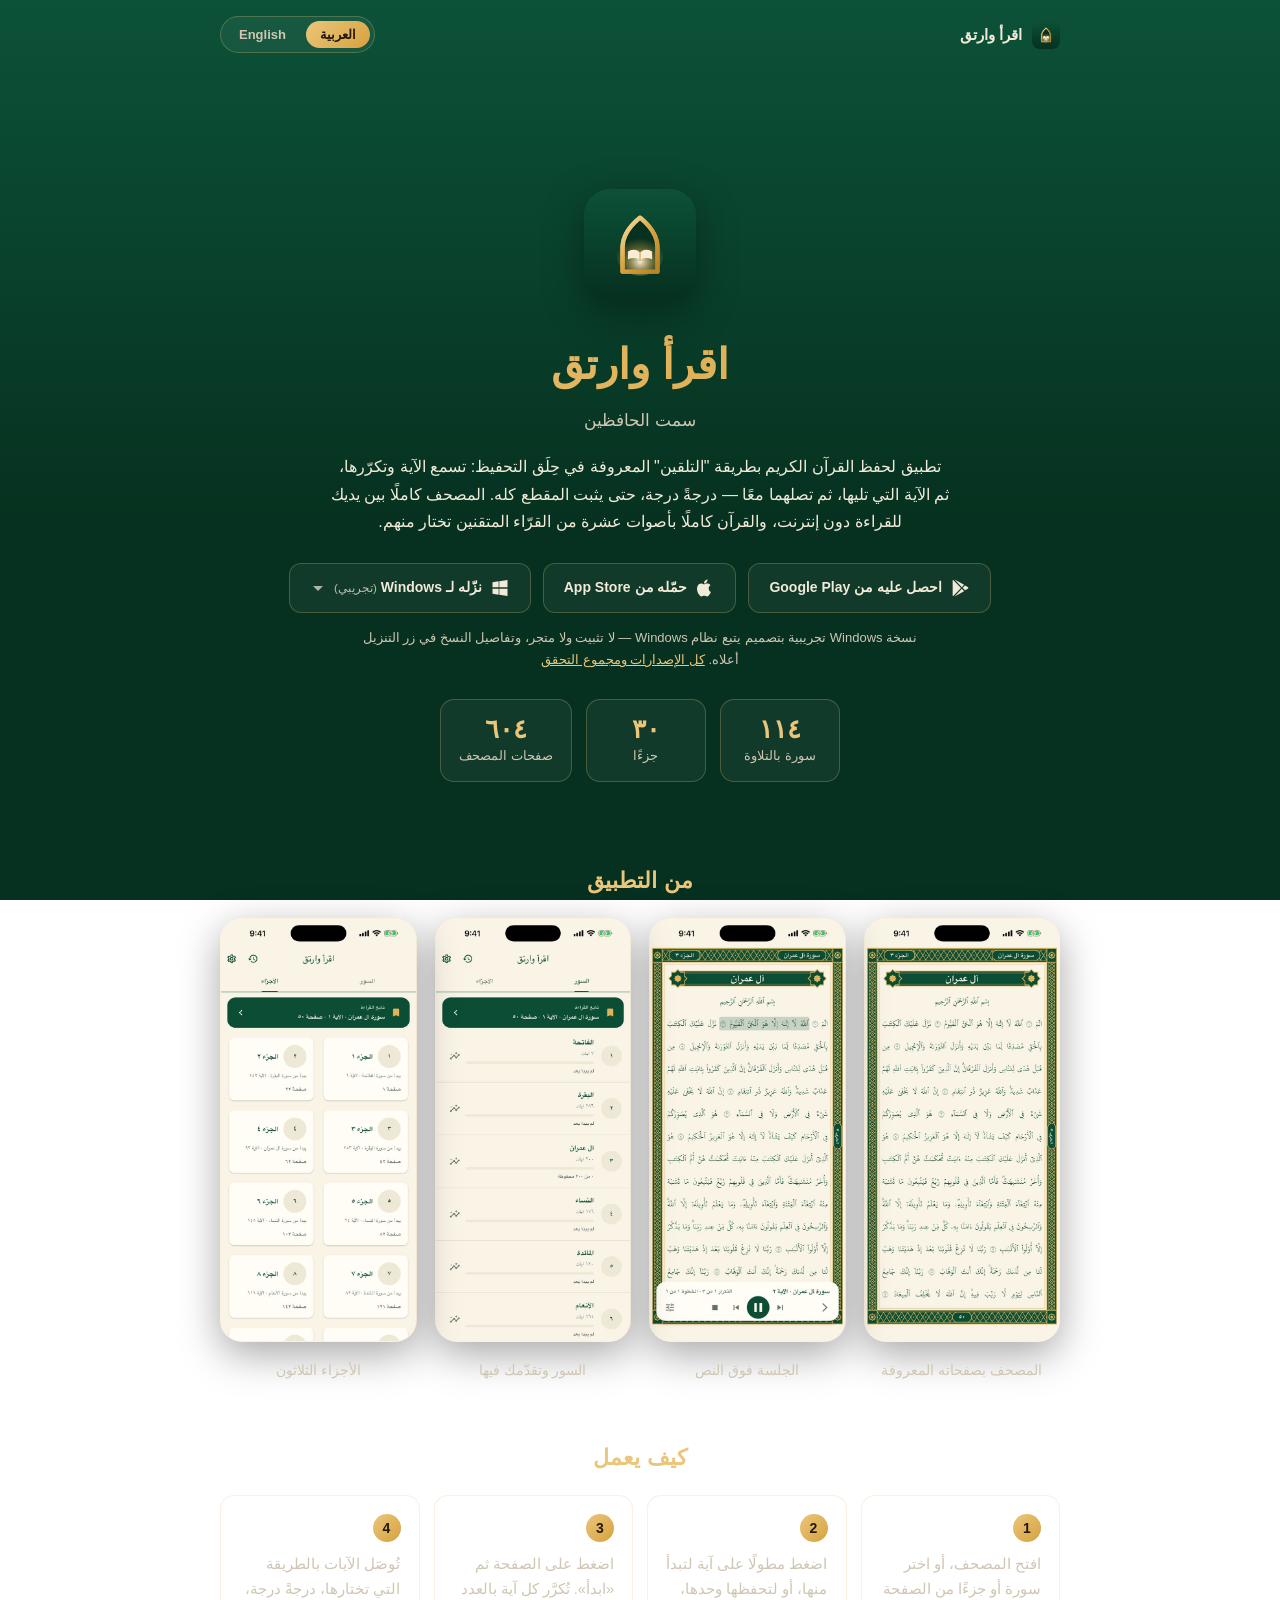
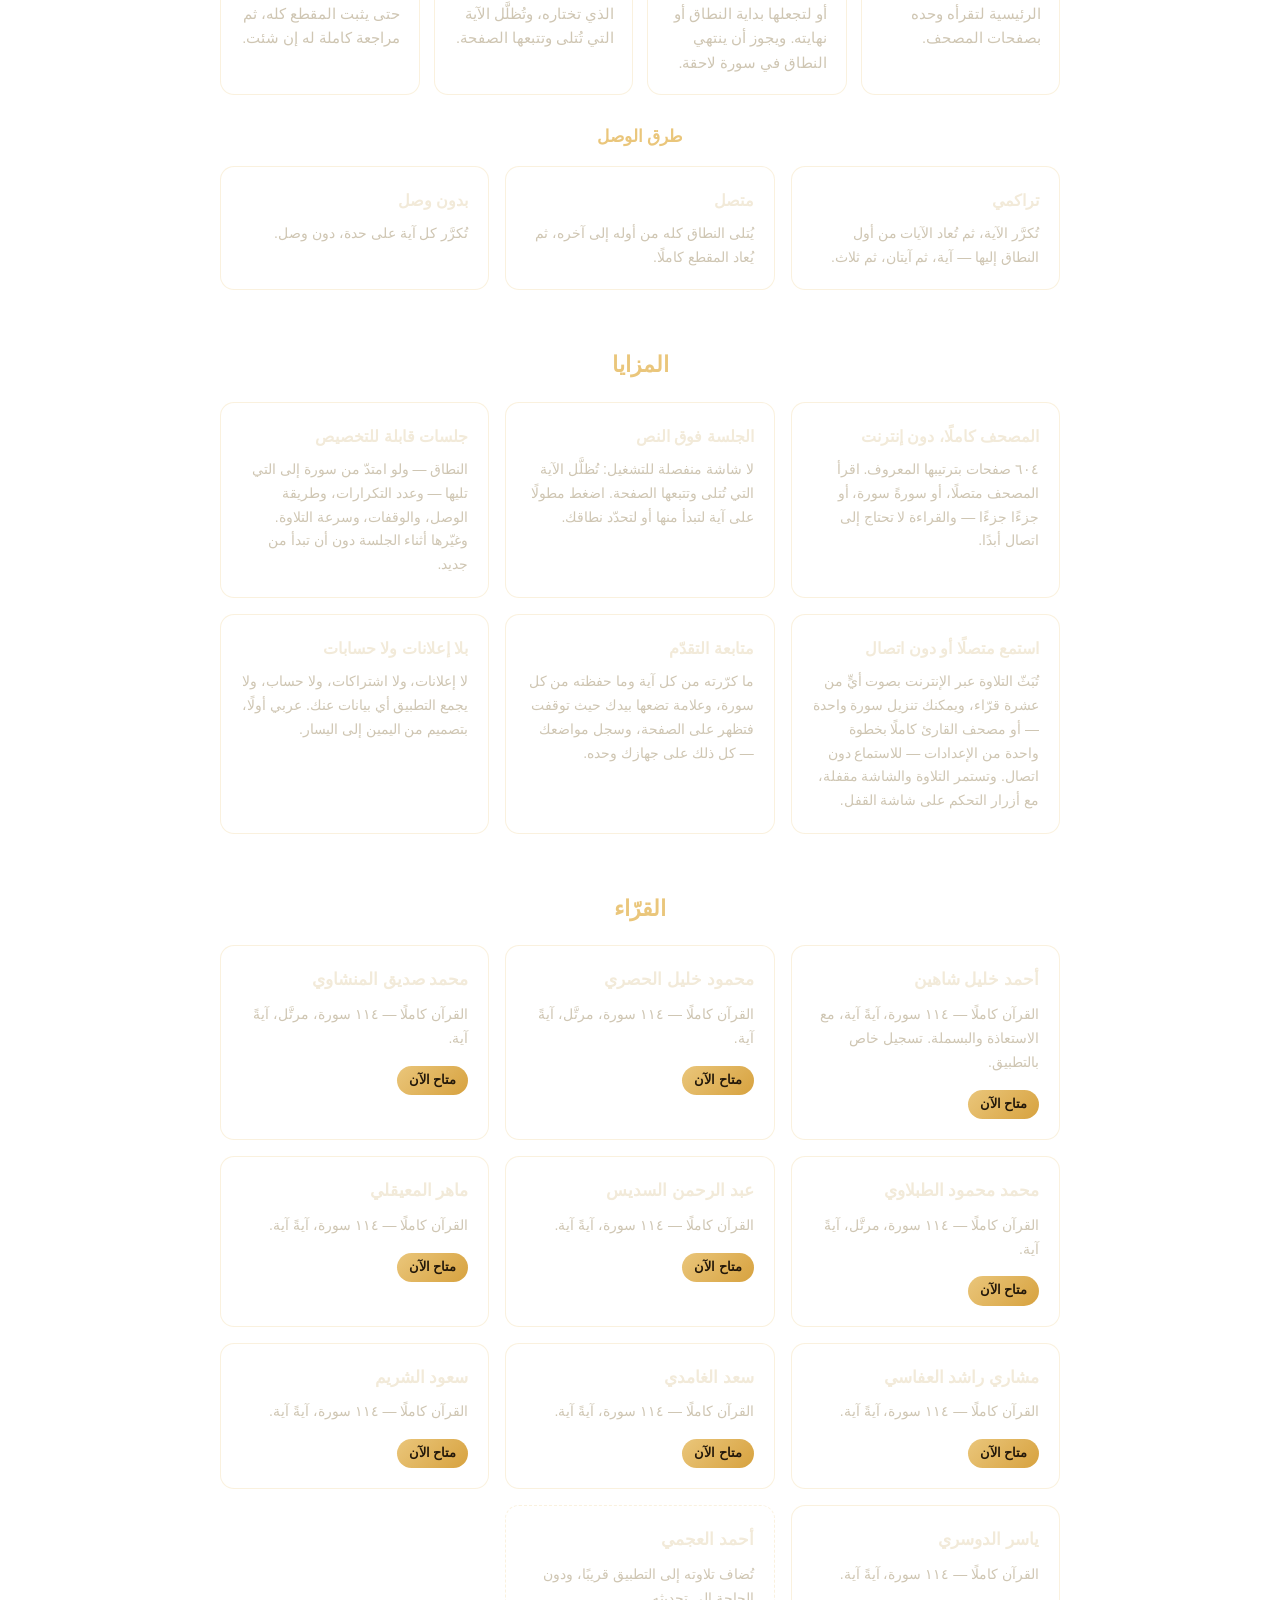
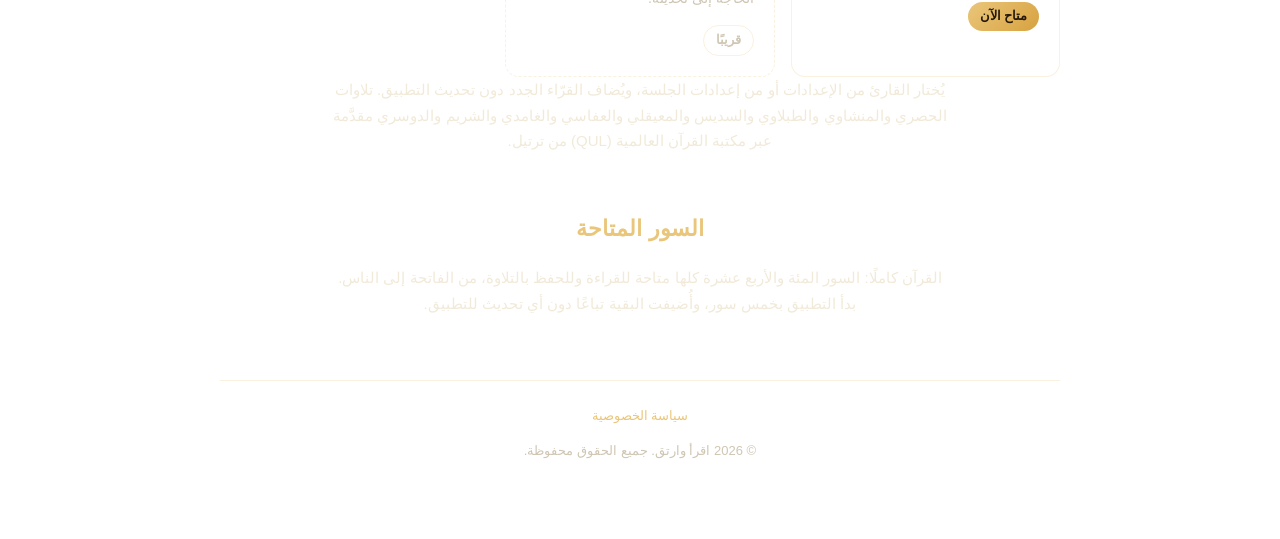
<file: index.html>
<!doctype html>
<html lang="ar">
<head>
<meta charset="utf-8">
<meta name="viewport" content="width=device-width, initial-scale=1">
<title>اقرأ وارتق — Iqra Wartaq</title>
<meta name="description" content="Quran memorization by talqeen-style repetition: the whole mushaf to read offline, all 114 surahs recited by Ahmed Khalil Shaheen. تطبيق لحفظ القرآن الكريم بطريقة التلقين: المصحف كاملًا للقراءة دون إنترنت، و١١٤ سورة بصوت الشيخ أحمد خليل شاهين.">
<link rel="icon" href="assets/favicon-32.png">
<link rel="stylesheet" href="style.css">
</head>
<body dir="rtl">

<header class="top">
  <a class="brand-mini" href="index.html">
    <img src="assets/icon-192.png" alt="">
    <span data-lang-panel="ar" class="active">اقرأ وارتق</span>
    <span data-lang-panel="en">Iqra Wartaq</span>
  </a>
  <div class="lang-toggle">
    <button data-lang-btn="ar" class="active">العربية</button>
    <button data-lang-btn="en">English</button>
  </div>
</header>

<div class="wrap">

  <section class="hero">
    <img class="icon" src="assets/icon-192.png" alt="Iqra Wartaq icon">

    <div data-lang-panel="ar" class="active">
      <h1>اقرأ وارتق</h1>
      <p class="slogan">سمت الحافظين</p>
      <p class="pitch">
        تطبيق لحفظ القرآن الكريم بطريقة "التلقين" المعروفة في حِلَق التحفيظ:
        تسمع الآية وتكرّرها، ثم الآية التي تليها، ثم تصلهما معًا — درجةً
        درجة، حتى يثبت المقطع كله. المصحف كاملًا بين يديك للقراءة دون
        إنترنت، والقرآن كاملًا بأصوات عشرة من القرّاء المتقنين تختار منهم.
      </p>
    </div>
    <div data-lang-panel="en">
      <h1>Iqra Wartaq</h1>
      <p class="slogan">The Path of Those Who Memorize</p>
      <p class="pitch">
        A Quran memorization (hifz) app built on talqeen, the method of the
        halaqa: hear an ayah and repeat it, then the next ayah, then both
        joined together — one rung at a time, until the whole passage holds.
        The whole mushaf to read offline, and the whole Quran in the voices
        of ten reciters, yours to choose from.
      </p>
    </div>

    <div class="badges">
      <a class="badge" href="https://play.google.com/store/apps/details?id=com.mirqat.app" target="_blank" rel="noopener">
        <svg aria-hidden="true" viewBox="0 0 24 24" width="20" height="20"><path fill="currentColor" d="M3.6 2.2c-.3.3-.4.7-.4 1.2v17.2c0 .5.1.9.4 1.2l9.6-9.8-9.6-9.8Zm10.6 10.8 2.7 2.8-11.4 6.5 8.7-9.3Zm0-2L5.5 1.7l11.4 6.5-2.7 2.8Zm3.9-2.1 3.2 1.8c.9.5.9 1.8 0 2.3l-3.2 1.8-3-3 3-2.9Z"/></svg>
        <span data-lang-panel="ar" class="active">احصل عليه من Google Play</span>
        <span data-lang-panel="en">Get it on Google Play</span>
      </a>
      <a class="badge" href="https://apps.apple.com/us/app/%D8%A7%D9%82%D8%B1%D8%A3-%D9%88%D8%A7%D8%B1%D8%AA%D9%82/id6814146056" target="_blank" rel="noopener">
        <svg aria-hidden="true" viewBox="0 0 24 24" width="20" height="20"><path fill="currentColor" d="M16.4 12.6c0-2.6 2.1-3.8 2.2-3.9-1.2-1.8-3.1-2-3.8-2-1.6-.2-3.1.9-3.9.9-.8 0-2-.9-3.4-.9-1.7 0-3.3 1-4.2 2.6-1.8 3.1-.5 7.7 1.3 10.2.9 1.2 1.9 2.6 3.2 2.6 1.3-.1 1.8-.8 3.3-.8 1.6 0 2 .8 3.4.8 1.4 0 2.3-1.3 3.1-2.5 1-1.4 1.4-2.8 1.4-2.9 0 0-2.6-1-2.6-4.1ZM13.9 5c.7-.9 1.2-2 1.1-3.2-1 0-2.3.7-3 1.6-.7.8-1.2 2-1.1 3.1 1.1.1 2.3-.6 3-1.5Z"/></svg>
        <span data-lang-panel="ar" class="active">حمّله من App Store</span>
        <span data-lang-panel="en">Download on the App Store</span>
      </a>
      <details class="winpick">
        <summary class="badge">
          <svg aria-hidden="true" viewBox="0 0 24 24" width="20" height="20"><path fill="currentColor" d="M3 5.1 10.4 4v7.2H3V5.1Zm0 13.8 7.4 1.1v-7.1H3v6Zm8.2 1.2L21 21.5v-8.6h-9.8v7.2Zm0-16.2v7.3H21V2.5l-9.8 1.4Z"/></svg>
          <span data-lang-panel="ar" class="active">نزّله لـ Windows <small>(تجريبي)</small></span>
          <span data-lang-panel="en">Download for Windows <small>(beta)</small></span>
          <svg class="caret" aria-hidden="true" viewBox="0 0 24 24" width="16" height="16"><path fill="currentColor" d="M12 16.5 4.5 9h15L12 16.5Z"/></svg>
        </summary>

        <div class="winpick-body">
          <p class="winpick-ask">
            <span data-lang-panel="ar" class="active">يحتاج التطبيق إلى Windows ‏64 بت — ولا تتوفر نسخة 32 بت حاليًا.</span>
            <span data-lang-panel="en">The app needs 64-bit Windows — a 32-bit build is not available for now.</span>
          </p>

          <a class="winopt" href="https://github.com/AhmedElsersi/iqra-wartaq/releases/latest/download/iqra-wartaq-windows-x64.zip" download>
            <strong>
              <span data-lang-panel="ar" class="active">Windows ‏64 بت <small>(x64)</small></span>
              <span data-lang-panel="en">Windows 64-bit <small>(x64)</small></span>
            </strong>
            <span class="winopt-note">
              <span data-lang-panel="ar" class="active">ويندوز 10 أو أحدث — وهذا ما تعمل به جميع الأجهزة الحديثة: Intel و AMD، وأجهزة Windows بمعالج Arm كذلك. ملف مضغوط لا يحتاج إلى تثبيت: فُكّ ضغطه كاملًا ثم شغّل mirqat.exe. بداخله ملف «طريقة التشغيل» بالعربية.</span>
              <span data-lang-panel="en">Windows 10 or newer — what every recent machine runs: Intel, AMD, and Windows on Arm too. A zip, nothing installed: extract the whole folder and run mirqat.exe. A "How to run" file is inside it.</span>
            </span>
          </a>

          <p class="winpick-hint">
            <span data-lang-panel="ar" class="active">كيف أعرف نوع نظامي؟ الإعدادات ← النظام ← حول ← نوع النظام.</span>
            <span data-lang-panel="en">Not sure which you have? Settings → System → About → System type.</span>
          </p>
        </div>
      </details>
    </div>

    <div class="downloads-note">
      <p data-lang-panel="ar" class="active">
        نسخة Windows تجريبية بتصميم يتبع نظام Windows — لا تثبيت ولا متجر،
        وتفاصيل النسخ في زر التنزيل أعلاه.
        <a href="https://github.com/AhmedElsersi/iqra-wartaq/releases/latest" target="_blank" rel="noopener">كل الإصدارات ومجموع التحقق</a>
      </p>
      <p data-lang-panel="en">
        The Windows build is a beta, with a look that follows Windows —
        nothing installed and no store involved. Which build to take is in
        the download button above.
        <a href="https://github.com/AhmedElsersi/iqra-wartaq/releases/latest" target="_blank" rel="noopener">All releases and checksums</a>
      </p>
    </div>

    <div class="stats">
      <div class="stat">
        <strong data-lang-panel="ar" class="active">١١٤</strong>
        <strong data-lang-panel="en">114</strong>
        <span data-lang-panel="ar" class="active">سورة بالتلاوة</span>
        <span data-lang-panel="en">surahs recited</span>
      </div>
      <div class="stat">
        <strong data-lang-panel="ar" class="active">٣٠</strong>
        <strong data-lang-panel="en">30</strong>
        <span data-lang-panel="ar" class="active">جزءًا</span>
        <span data-lang-panel="en">ajzaa</span>
      </div>
      <div class="stat">
        <strong data-lang-panel="ar" class="active">٦٠٤</strong>
        <strong data-lang-panel="en">604</strong>
        <span data-lang-panel="ar" class="active">صفحات المصحف</span>
        <span data-lang-panel="en">mushaf pages</span>
      </div>
    </div>
  </section>

  <section>
    <h2>
      <span data-lang-panel="ar" class="active">من التطبيق</span>
      <span data-lang-panel="en">From the app</span>
    </h2>
    <div class="screens">
      <figure>
        <img src="assets/screens/01-reading.jpg" loading="lazy" width="600" height="1304"
             alt="صفحة من المصحف داخل التطبيق — A mushaf page in the app">
        <figcaption>
          <span data-lang-panel="ar" class="active">المصحف بصفحاته المعروفة</span>
          <span data-lang-panel="en">The mushaf, page for page</span>
        </figcaption>
      </figure>
      <figure>
        <img src="assets/screens/02-session.jpg" loading="lazy" width="600" height="1304"
             alt="جلسة حفظ فوق نص المصحف — A memorization session over the text">
        <figcaption>
          <span data-lang-panel="ar" class="active">الجلسة فوق النص</span>
          <span data-lang-panel="en">The session, over the text</span>
        </figcaption>
      </figure>
      <figure>
        <img src="assets/screens/03-home.jpg" loading="lazy" width="600" height="1304"
             alt="قائمة السور وتقدّم الحفظ — The surah list with progress">
        <figcaption>
          <span data-lang-panel="ar" class="active">السور وتقدّمك فيها</span>
          <span data-lang-panel="en">The surahs, and your progress</span>
        </figcaption>
      </figure>
      <figure>
        <img src="assets/screens/05-ajzaa.jpg" loading="lazy" width="600" height="1304"
             alt="الأجزاء الثلاثون — The thirty ajzaa">
        <figcaption>
          <span data-lang-panel="ar" class="active">الأجزاء الثلاثون</span>
          <span data-lang-panel="en">The thirty ajzaa</span>
        </figcaption>
      </figure>
    </div>
  </section>

  <section>
    <h2>
      <span data-lang-panel="ar" class="active">كيف يعمل</span>
      <span data-lang-panel="en">How it works</span>
    </h2>
    <div class="steps">
      <div class="step">
        <span class="num">1</span>
        <p data-lang-panel="ar" class="active">افتح المصحف، أو اختر سورة أو جزءًا من الصفحة الرئيسية لتقرأه وحده بصفحات المصحف.</p>
        <p data-lang-panel="en">Open the mushaf, or choose a surah or a juz from the home page to read on its own, in the mushaf's pages.</p>
      </div>
      <div class="step">
        <span class="num">2</span>
        <p data-lang-panel="ar" class="active">اضغط مطولًا على آية لتبدأ منها، أو لتحفظها وحدها، أو لتجعلها بداية النطاق أو نهايته. ويجوز أن ينتهي النطاق في سورة لاحقة.</p>
        <p data-lang-panel="en">Long-press an ayah to start from it, to memorize it alone, or to make it the start or the end of your range. A range may end in a later surah.</p>
      </div>
      <div class="step">
        <span class="num">3</span>
        <p data-lang-panel="ar" class="active">اضغط على الصفحة ثم «ابدأ». تُكرَّر كل آية بالعدد الذي تختاره، وتُظلَّل الآية التي تُتلى وتتبعها الصفحة.</p>
        <p data-lang-panel="en">Tap the page, then Start. Each ayah is repeated as many times as you choose; the ayah being recited is marked and the page follows it.</p>
      </div>
      <div class="step">
        <span class="num">4</span>
        <p data-lang-panel="ar" class="active">تُوصَل الآيات بالطريقة التي تختارها، درجةً درجة، حتى يثبت المقطع كله، ثم مراجعة كاملة له إن شئت.</p>
        <p data-lang-panel="en">The ayahs are joined the way you choose, one rung at a time, until the whole passage holds, with a full review of it at the end if you wish.</p>
      </div>
    </div>

    <h3 class="sub">
      <span data-lang-panel="ar" class="active">طرق الوصل</span>
      <span data-lang-panel="en">Ways of joining</span>
    </h3>
    <div class="features">
      <div class="feature">
        <h3 data-lang-panel="ar" class="active">تراكمي</h3>
        <h3 data-lang-panel="en">Cumulative</h3>
        <p data-lang-panel="ar" class="active">تُكرَّر الآية، ثم تُعاد الآيات من أول النطاق إليها — آية، ثم آيتان، ثم ثلاث.</p>
        <p data-lang-panel="en">An ayah is repeated, then everything from the start of the range up to it — one ayah, then two, then three.</p>
      </div>
      <div class="feature">
        <h3 data-lang-panel="ar" class="active">متصل</h3>
        <h3 data-lang-panel="en">Continuous</h3>
        <p data-lang-panel="ar" class="active">يُتلى النطاق كله من أوله إلى آخره، ثم يُعاد المقطع كاملًا.</p>
        <p data-lang-panel="en">The whole range is recited straight through, then the whole pass repeats.</p>
      </div>
      <div class="feature">
        <h3 data-lang-panel="ar" class="active">بدون وصل</h3>
        <h3 data-lang-panel="en">No joining</h3>
        <p data-lang-panel="ar" class="active">تُكرَّر كل آية على حدة، دون وصل.</p>
        <p data-lang-panel="en">Each ayah is repeated on its own.</p>
      </div>
    </div>
  </section>

  <section>
    <h2>
      <span data-lang-panel="ar" class="active">المزايا</span>
      <span data-lang-panel="en">Features</span>
    </h2>
    <div class="features">
      <div class="feature">
        <h3 data-lang-panel="ar" class="active">المصحف كاملًا، دون إنترنت</h3>
        <h3 data-lang-panel="en">The whole mushaf, offline</h3>
        <p data-lang-panel="ar" class="active">٦٠٤ صفحات بترتيبها المعروف. اقرأ المصحف متصلًا، أو سورةً سورة، أو جزءًا جزءًا — والقراءة لا تحتاج إلى اتصال أبدًا.</p>
        <p data-lang-panel="en">All 604 pages as they are printed. Read cover to cover, or one surah or one juz at a time — reading never needs a connection.</p>
      </div>
      <div class="feature">
        <h3 data-lang-panel="ar" class="active">الجلسة فوق النص</h3>
        <h3 data-lang-panel="en">The session plays over the text</h3>
        <p data-lang-panel="ar" class="active">لا شاشة منفصلة للتشغيل: تُظلَّل الآية التي تُتلى وتتبعها الصفحة. اضغط مطولًا على آية لتبدأ منها أو لتحدّد نطاقك.</p>
        <p data-lang-panel="en">No separate player screen: the ayah being recited is marked and the page follows it. Long-press an ayah to start from it or to set your range.</p>
      </div>
      <div class="feature">
        <h3 data-lang-panel="ar" class="active">جلسات قابلة للتخصيص</h3>
        <h3 data-lang-panel="en">Configurable sessions</h3>
        <p data-lang-panel="ar" class="active">النطاق — ولو امتدّ من سورة إلى التي تليها — وعدد التكرارات، وطريقة الوصل، والوقفات، وسرعة التلاوة. وغيّرها أثناء الجلسة دون أن تبدأ من جديد.</p>
        <p data-lang-panel="en">The range — even from one surah into the next — the repeats, the way of joining, the pauses and the speed. Change them mid-session without starting over.</p>
      </div>
      <div class="feature">
        <h3 data-lang-panel="ar" class="active">استمع متصلًا أو دون اتصال</h3>
        <h3 data-lang-panel="en">Stream, or download</h3>
        <p data-lang-panel="ar" class="active">تُبَثّ التلاوة عبر الإنترنت بصوت أيٍّ من عشرة قرّاء، ويمكنك تنزيل سورة واحدة — أو مصحف القارئ كاملًا بخطوة واحدة من الإعدادات — للاستماع دون اتصال. وتستمر التلاوة والشاشة مقفلة، مع أزرار التحكم على شاشة القفل.</p>
        <p data-lang-panel="en">Recitation streams in the voice of any of ten reciters, and you can download one surah — or a reciter’s whole mushaf in a single step from the settings — to listen offline. It keeps playing with the screen locked, with controls on the lock screen.</p>
      </div>
      <div class="feature">
        <h3 data-lang-panel="ar" class="active">متابعة التقدّم</h3>
        <h3 data-lang-panel="en">Progress tracking</h3>
        <p data-lang-panel="ar" class="active">ما كرّرته من كل آية وما حفظته من كل سورة، وعلامة تضعها بيدك حيث توقفت فتظهر على الصفحة، وسجل مواضعك — كل ذلك على جهازك وحده.</p>
        <p data-lang-panel="en">How often you have repeated each ayah, what you have memorized of each surah, a mark you set by hand where you stopped that shows on the page itself, and your recent places — all of it on your device only.</p>
      </div>
      <div class="feature">
        <h3 data-lang-panel="ar" class="active">بلا إعلانات ولا حسابات</h3>
        <h3 data-lang-panel="en">No ads, no accounts</h3>
        <p data-lang-panel="ar" class="active">لا إعلانات، ولا اشتراكات، ولا حساب، ولا يجمع التطبيق أي بيانات عنك. عربي أولًا، بتصميم من اليمين إلى اليسار.</p>
        <p data-lang-panel="en">No ads, no subscriptions, no account, and the app collects nothing about you. Arabic-first, laid out right to left.</p>
      </div>
    </div>
  </section>

  <section>
    <h2>
      <span data-lang-panel="ar" class="active">القرّاء</span>
      <span data-lang-panel="en">Reciters</span>
    </h2>
    <div class="reciters">
      <div class="reciter">
        <h3 data-lang-panel="ar" class="active">أحمد خليل شاهين</h3>
        <h3 data-lang-panel="en">Ahmed Khalil Shaheen</h3>
        <p data-lang-panel="ar" class="active">القرآن كاملًا — ١١٤ سورة، آيةً آية، مع الاستعاذة والبسملة. تسجيل خاص بالتطبيق.</p>
        <p data-lang-panel="en">The whole Quran — all 114 surahs, ayah by ayah, with isti'adhah and basmala. Recorded for the app.</p>
        <span class="tag available">
          <span data-lang-panel="ar" class="active">متاح الآن</span>
          <span data-lang-panel="en">Available now</span>
        </span>
      </div>
      <div class="reciter">
        <h3 data-lang-panel="ar" class="active">محمود خليل الحصري</h3>
        <h3 data-lang-panel="en">Mahmoud Khalil Al-Husary</h3>
        <p data-lang-panel="ar" class="active">القرآن كاملًا — ١١٤ سورة، مرتَّل، آيةً آية.</p>
        <p data-lang-panel="en">The whole Quran — all 114 surahs, murattal, ayah by ayah.</p>
        <span class="tag available">
          <span data-lang-panel="ar" class="active">متاح الآن</span>
          <span data-lang-panel="en">Available now</span>
        </span>
      </div>
      <div class="reciter">
        <h3 data-lang-panel="ar" class="active">محمد صديق المنشاوي</h3>
        <h3 data-lang-panel="en">Muhammad Siddiq Al-Minshawi</h3>
        <p data-lang-panel="ar" class="active">القرآن كاملًا — ١١٤ سورة، مرتَّل، آيةً آية.</p>
        <p data-lang-panel="en">The whole Quran — all 114 surahs, murattal, ayah by ayah.</p>
        <span class="tag available">
          <span data-lang-panel="ar" class="active">متاح الآن</span>
          <span data-lang-panel="en">Available now</span>
        </span>
      </div>
      <div class="reciter">
        <h3 data-lang-panel="ar" class="active">محمد محمود الطبلاوي</h3>
        <h3 data-lang-panel="en">Mohamed Mahmoud El-Tablawy</h3>
        <p data-lang-panel="ar" class="active">القرآن كاملًا — ١١٤ سورة، مرتَّل، آيةً آية.</p>
        <p data-lang-panel="en">The whole Quran — all 114 surahs, murattal, ayah by ayah.</p>
        <span class="tag available">
          <span data-lang-panel="ar" class="active">متاح الآن</span>
          <span data-lang-panel="en">Available now</span>
        </span>
      </div>
      <div class="reciter">
        <h3 data-lang-panel="ar" class="active">عبد الرحمن السديس</h3>
        <h3 data-lang-panel="en">Abdulrahman Al-Sudais</h3>
        <p data-lang-panel="ar" class="active">القرآن كاملًا — ١١٤ سورة، آيةً آية.</p>
        <p data-lang-panel="en">The whole Quran — all 114 surahs, ayah by ayah.</p>
        <span class="tag available">
          <span data-lang-panel="ar" class="active">متاح الآن</span>
          <span data-lang-panel="en">Available now</span>
        </span>
      </div>
      <div class="reciter">
        <h3 data-lang-panel="ar" class="active">ماهر المعيقلي</h3>
        <h3 data-lang-panel="en">Maher Al-Muaiqly</h3>
        <p data-lang-panel="ar" class="active">القرآن كاملًا — ١١٤ سورة، آيةً آية.</p>
        <p data-lang-panel="en">The whole Quran — all 114 surahs, ayah by ayah.</p>
        <span class="tag available">
          <span data-lang-panel="ar" class="active">متاح الآن</span>
          <span data-lang-panel="en">Available now</span>
        </span>
      </div>
      <div class="reciter">
        <h3 data-lang-panel="ar" class="active">مشاري راشد العفاسي</h3>
        <h3 data-lang-panel="en">Mishari Rashid Al-Afasy</h3>
        <p data-lang-panel="ar" class="active">القرآن كاملًا — ١١٤ سورة، آيةً آية.</p>
        <p data-lang-panel="en">The whole Quran — all 114 surahs, ayah by ayah.</p>
        <span class="tag available">
          <span data-lang-panel="ar" class="active">متاح الآن</span>
          <span data-lang-panel="en">Available now</span>
        </span>
      </div>
      <div class="reciter">
        <h3 data-lang-panel="ar" class="active">سعد الغامدي</h3>
        <h3 data-lang-panel="en">Saad Al-Ghamdi</h3>
        <p data-lang-panel="ar" class="active">القرآن كاملًا — ١١٤ سورة، آيةً آية.</p>
        <p data-lang-panel="en">The whole Quran — all 114 surahs, ayah by ayah.</p>
        <span class="tag available">
          <span data-lang-panel="ar" class="active">متاح الآن</span>
          <span data-lang-panel="en">Available now</span>
        </span>
      </div>
      <div class="reciter">
        <h3 data-lang-panel="ar" class="active">سعود الشريم</h3>
        <h3 data-lang-panel="en">Saud Al-Shuraim</h3>
        <p data-lang-panel="ar" class="active">القرآن كاملًا — ١١٤ سورة، آيةً آية.</p>
        <p data-lang-panel="en">The whole Quran — all 114 surahs, ayah by ayah.</p>
        <span class="tag available">
          <span data-lang-panel="ar" class="active">متاح الآن</span>
          <span data-lang-panel="en">Available now</span>
        </span>
      </div>
      <div class="reciter">
        <h3 data-lang-panel="ar" class="active">ياسر الدوسري</h3>
        <h3 data-lang-panel="en">Yasser Al-Dosari</h3>
        <p data-lang-panel="ar" class="active">القرآن كاملًا — ١١٤ سورة، آيةً آية.</p>
        <p data-lang-panel="en">The whole Quran — all 114 surahs, ayah by ayah.</p>
        <span class="tag available">
          <span data-lang-panel="ar" class="active">متاح الآن</span>
          <span data-lang-panel="en">Available now</span>
        </span>
      </div>
      <div class="reciter soon">
        <h3 data-lang-panel="ar" class="active">أحمد العجمي</h3>
        <h3 data-lang-panel="en">Ahmed Al-Ajmi</h3>
        <p data-lang-panel="ar" class="active">تُضاف تلاوته إلى التطبيق قريبًا، ودون الحاجة إلى تحديثه.</p>
        <p data-lang-panel="en">His recitation is being added to the app soon — with no app update needed.</p>
        <span class="tag">
          <span data-lang-panel="ar" class="active">قريبًا</span>
          <span data-lang-panel="en">Coming soon</span>
        </span>
      </div>
    </div>
    <p class="all-surahs active" data-lang-panel="ar">
      يُختار القارئ من الإعدادات أو من إعدادات الجلسة، ويُضاف القرّاء الجدد دون تحديث التطبيق. تلاوات الحصري والمنشاوي والطبلاوي والسديس والمعيقلي والعفاسي والغامدي والشريم والدوسري مقدَّمة عبر مكتبة القرآن العالمية (QUL) من ترتيل.
    </p>
    <p class="all-surahs" data-lang-panel="en">
      Choose the reciter in Settings or in the session settings; new reciters arrive without an app update. The recitations of Al-Husary, Al-Minshawi, El-Tablawy, Al-Sudais, Al-Muaiqly, Al-Afasy, Al-Ghamdi, Al-Shuraim and Al-Dosari are served through Tarteel's Quranic Universal Library (QUL).
    </p>
  </section>

  <section>
    <h2>
      <span data-lang-panel="ar" class="active">السور المتاحة</span>
      <span data-lang-panel="en">Available surahs</span>
    </h2>
    <p class="all-surahs active" data-lang-panel="ar">
      القرآن كاملًا: السور المئة والأربع عشرة كلها متاحة للقراءة وللحفظ
      بالتلاوة، من الفاتحة إلى الناس. بدأ التطبيق بخمس سور، وأُضيفت البقية
      تباعًا دون أي تحديث للتطبيق.
    </p>
    <p class="all-surahs" data-lang-panel="en">
      The whole Quran: all 114 surahs are there to read and to memorize with
      recitation, from Al-Fatiha to An-Nas. The app began with five surahs;
      the rest were added one after another with no app update at all.
    </p>
  </section>

  <footer>
    <div class="footer-links">
      <a href="privacy.html">
        <span data-lang-panel="ar" class="active">سياسة الخصوصية</span>
        <span data-lang-panel="en">Privacy Policy</span>
      </a>
    </div>
    <p>
      <span data-lang-panel="ar" class="active">© 2026 اقرأ وارتق. جميع الحقوق محفوظة.</span>
      <span data-lang-panel="en">© 2026 Iqra Wartaq. All rights reserved.</span>
    </p>
  </footer>

</div>

<script src="script.js"></script>
</body>
</html>
</file>
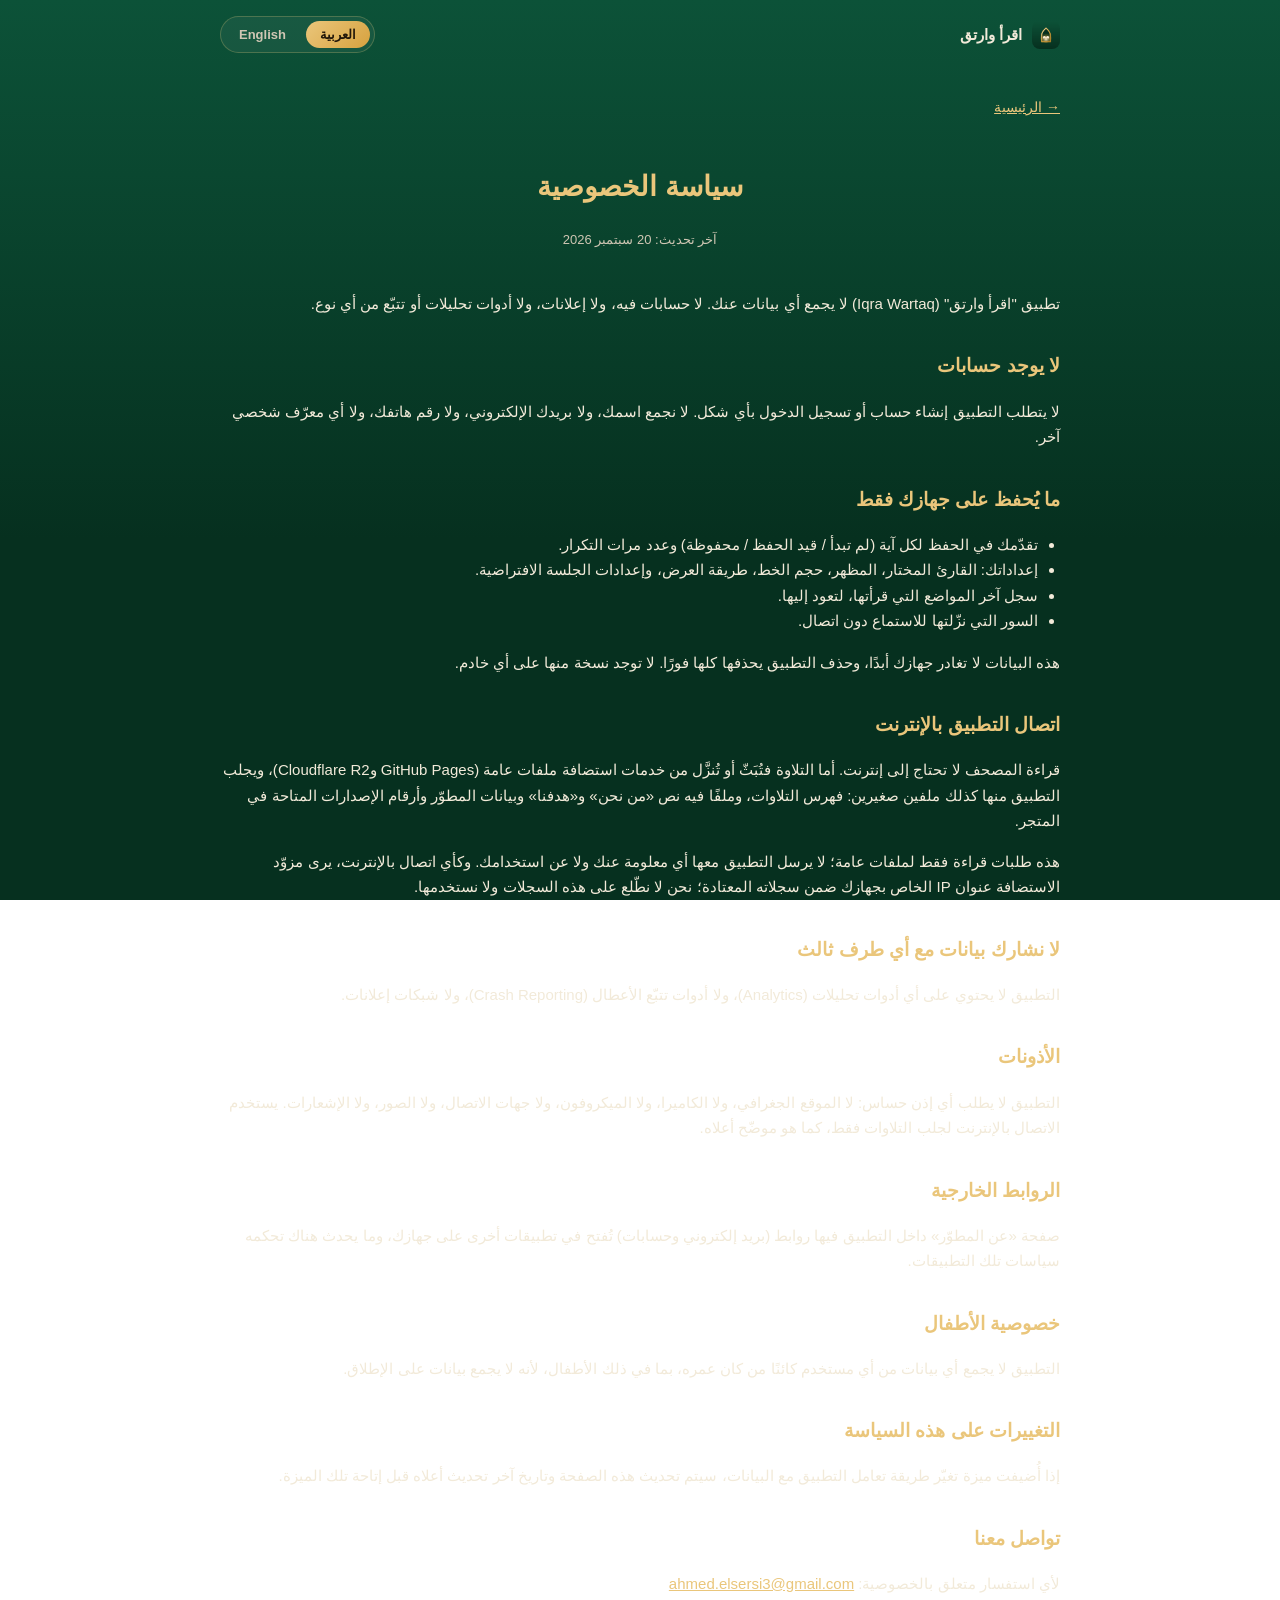
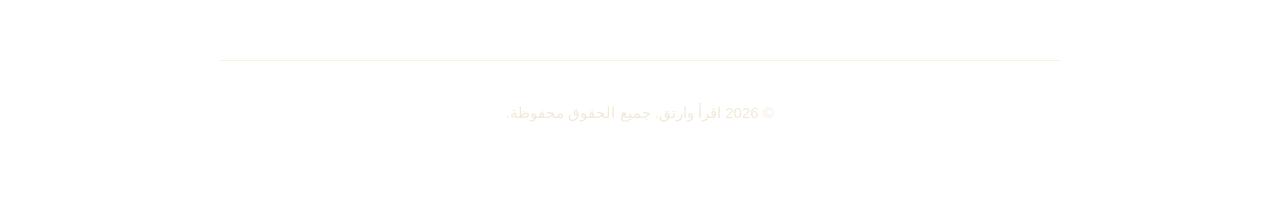
<file: privacy.html>
<!doctype html>
<html lang="ar">
<head>
<meta charset="utf-8">
<meta name="viewport" content="width=device-width, initial-scale=1">
<title>سياسة الخصوصية — اقرأ وارتق | Privacy Policy — Iqra Wartaq</title>
<link rel="icon" href="assets/favicon-32.png">
<link rel="stylesheet" href="style.css">
</head>
<body dir="rtl">

<header class="top">
  <a class="brand-mini" href="index.html">
    <img src="assets/icon-192.png" alt="">
    <span data-lang-panel="ar" class="active">اقرأ وارتق</span>
    <span data-lang-panel="en">Iqra Wartaq</span>
  </a>
  <div class="lang-toggle">
    <button data-lang-btn="ar" class="active">العربية</button>
    <button data-lang-btn="en">English</button>
  </div>
</header>

<div class="wrap policy">

  <a class="back-link" href="index.html">
    <span data-lang-panel="ar" class="active">→ الرئيسية</span>
    <span data-lang-panel="en">← Home</span>
  </a>

  <div data-lang-panel="ar" class="active">
    <h1>سياسة الخصوصية</h1>
    <p class="updated">آخر تحديث: 20 سبتمبر 2026</p>

    <p>
      تطبيق "اقرأ وارتق" (Iqra Wartaq) لا يجمع أي بيانات عنك. لا حسابات
      فيه، ولا إعلانات، ولا أدوات تحليلات أو تتبّع من أي نوع.
    </p>

    <h2>لا يوجد حسابات</h2>
    <p>
      لا يتطلب التطبيق إنشاء حساب أو تسجيل الدخول بأي شكل. لا نجمع اسمك، ولا
      بريدك الإلكتروني، ولا رقم هاتفك، ولا أي معرّف شخصي آخر.
    </p>

    <h2>ما يُحفظ على جهازك فقط</h2>
    <ul>
      <li>تقدّمك في الحفظ لكل آية (لم تبدأ / قيد الحفظ / محفوظة) وعدد مرات التكرار.</li>
      <li>إعداداتك: القارئ المختار، المظهر، حجم الخط، طريقة العرض، وإعدادات الجلسة الافتراضية.</li>
      <li>سجل آخر المواضع التي قرأتها، لتعود إليها.</li>
      <li>السور التي نزّلتها للاستماع دون اتصال.</li>
    </ul>
    <p>
      هذه البيانات لا تغادر جهازك أبدًا، وحذف التطبيق يحذفها كلها فورًا. لا
      توجد نسخة منها على أي خادم.
    </p>

    <h2>اتصال التطبيق بالإنترنت</h2>
    <p>
      قراءة المصحف لا تحتاج إلى إنترنت. أما التلاوة فتُبَثّ أو تُنزَّل من
      خدمات استضافة ملفات عامة (GitHub Pages وCloudflare R2)، ويجلب التطبيق
      منها كذلك ملفين صغيرين: فهرس التلاوات، وملفًا فيه نص «من نحن»
      و«هدفنا» وبيانات المطوّر وأرقام الإصدارات المتاحة في المتجر.
    </p>
    <p>
      هذه طلبات قراءة فقط لملفات عامة؛ لا يرسل التطبيق معها أي معلومة عنك
      ولا عن استخدامك. وكأي اتصال بالإنترنت، يرى مزوّد الاستضافة عنوان IP
      الخاص بجهازك ضمن سجلاته المعتادة؛ نحن لا نطّلع على هذه السجلات ولا
      نستخدمها.
    </p>

    <h2>لا نشارك بيانات مع أي طرف ثالث</h2>
    <p>
      التطبيق لا يحتوي على أي أدوات تحليلات (Analytics)، ولا أدوات تتبّع
      الأعطال (Crash Reporting)، ولا شبكات إعلانات.
    </p>

    <h2>الأذونات</h2>
    <p>
      التطبيق لا يطلب أي إذن حساس: لا الموقع الجغرافي، ولا الكاميرا، ولا
      الميكروفون، ولا جهات الاتصال، ولا الصور، ولا الإشعارات. يستخدم الاتصال
      بالإنترنت لجلب التلاوات فقط، كما هو موضّح أعلاه.
    </p>

    <h2>الروابط الخارجية</h2>
    <p>
      صفحة «عن المطوّر» داخل التطبيق فيها روابط (بريد إلكتروني وحسابات)
      تُفتح في تطبيقات أخرى على جهازك، وما يحدث هناك تحكمه سياسات تلك
      التطبيقات.
    </p>

    <h2>خصوصية الأطفال</h2>
    <p>
      التطبيق لا يجمع أي بيانات من أي مستخدم كائنًا من كان عمره، بما في ذلك
      الأطفال، لأنه لا يجمع بيانات على الإطلاق.
    </p>

    <h2>التغييرات على هذه السياسة</h2>
    <p>
      إذا أُضيفت ميزة تغيّر طريقة تعامل التطبيق مع البيانات، سيتم تحديث هذه
      الصفحة وتاريخ آخر تحديث أعلاه قبل إتاحة تلك الميزة.
    </p>

    <h2>تواصل معنا</h2>
    <p>
      لأي استفسار متعلق بالخصوصية:
      <a href="mailto:ahmed.elsersi3@gmail.com">ahmed.elsersi3@gmail.com</a>
    </p>
  </div>

  <div data-lang-panel="en">
    <h1>Privacy Policy</h1>
    <p class="updated">Last updated: September 20, 2026</p>

    <p>
      Iqra Wartaq collects nothing about you. It has no accounts, no ads, and
      no analytics or tracking of any kind.
    </p>

    <h2>No accounts</h2>
    <p>
      The app requires no account creation or sign-in of any kind. We do not
      collect your name, email address, phone number, or any other personal
      identifier.
    </p>

    <h2>What is kept, on your device only</h2>
    <ul>
      <li>Your memorization progress per ayah (not started / in progress / memorized) and repetition counts.</li>
      <li>Your preferences: chosen reciter, appearance, text size, view, and default session settings.</li>
      <li>A history of the last places you read, so that you can return to them.</li>
      <li>Any surahs you have downloaded to listen offline.</li>
    </ul>
    <p>
      None of this ever leaves your device, and uninstalling the app deletes
      all of it at once. There is no server-side copy.
    </p>

    <h2>How the app uses the internet</h2>
    <p>
      Reading the mushaf needs no connection. Recitation is streamed or
      downloaded from public file hosting (GitHub Pages and Cloudflare R2),
      and from the same places the app fetches two small files: the index of
      recitations, and a file holding the "About us" and "Our goal" text, the
      developer's details, and which versions are available in the store.
    </p>
    <p>
      These are read-only requests for public files; the app sends no
      information about you or how you use it along with them. As with any
      internet connection, the hosting provider sees your device's IP address
      in its ordinary logs; we do not access or use those logs.
    </p>

    <h2>Nothing is shared with third parties</h2>
    <p>
      The app contains no analytics tools, no crash reporting, and no ad
      networks.
    </p>

    <h2>Permissions</h2>
    <p>
      The app asks for no sensitive permission: no location, camera,
      microphone, contacts, photos or notifications. It uses the internet
      connection only to fetch recitations, as described above.
    </p>

    <h2>External links</h2>
    <p>
      The "About the developer" page in the app has links (email and
      profiles) that open in other apps on your device; what happens there is
      governed by those apps' own policies.
    </p>

    <h2>Children's privacy</h2>
    <p>
      The app collects no data from any user of any age, including children,
      because it collects no data at all.
    </p>

    <h2>Changes to this policy</h2>
    <p>
      If a feature is ever added that changes how the app handles data, this
      page and the date above will be updated before that feature is
      released.
    </p>

    <h2>Contact</h2>
    <p>
      For any privacy question:
      <a href="mailto:ahmed.elsersi3@gmail.com">ahmed.elsersi3@gmail.com</a>
    </p>
  </div>

  <footer>
    <p>
      <span data-lang-panel="ar" class="active">© 2026 اقرأ وارتق. جميع الحقوق محفوظة.</span>
      <span data-lang-panel="en">© 2026 Iqra Wartaq. All rights reserved.</span>
    </p>
  </footer>

</div>

<script src="script.js"></script>
</body>
</html>
</file>
<file: style.css>
:root {
  --green-dark: #06301f;
  --green: #0c5238;
  --green-light: #0f6644;
  --gold-light: #eac67b;
  --gold: #d7a23f;
  --ink: #f2ead9;
  --ink-dim: #cfc6b3;
  --card-bg: rgba(255, 255, 255, 0.05);
  --card-border: rgba(234, 198, 123, 0.25);
  --max-width: 880px;
}

* {
  box-sizing: border-box;
}

html {
  scroll-behavior: smooth;
}

body {
  margin: 0;
  min-height: 100vh;
  font-family: "Segoe UI", Tahoma, Geneva, Verdana, sans-serif;
  color: var(--ink);
  background: linear-gradient(180deg, var(--green) 0%, var(--green-dark) 60%);
  background-attachment: fixed;
  line-height: 1.7;
}

body[dir="rtl"] {
  font-family: "Segoe UI", Tahoma, "Arial", sans-serif;
}

a {
  color: var(--gold-light);
}

.wrap {
  max-width: var(--max-width);
  margin: 0 auto;
  padding: 24px 20px 64px;
}

header.top {
  display: flex;
  align-items: center;
  justify-content: space-between;
  padding: 16px 20px;
  max-width: var(--max-width);
  margin: 0 auto;
}

.brand-mini {
  display: flex;
  align-items: center;
  gap: 10px;
  font-weight: 600;
  text-decoration: none;
  color: var(--ink);
  font-size: 15px;
}

.brand-mini img {
  width: 28px;
  height: 28px;
  border-radius: 8px;
}

.lang-toggle {
  display: flex;
  gap: 6px;
  background: var(--card-bg);
  border: 1px solid var(--card-border);
  border-radius: 999px;
  padding: 4px;
}

.lang-toggle button {
  border: none;
  background: transparent;
  color: var(--ink-dim);
  padding: 6px 14px;
  border-radius: 999px;
  cursor: pointer;
  font-size: 13px;
  font-weight: 600;
}

.lang-toggle button.active {
  background: linear-gradient(135deg, var(--gold-light), var(--gold));
  color: #23180a;
}

.hero {
  text-align: center;
  padding: 40px 0 24px;
}

.hero img.icon {
  width: 112px;
  height: 112px;
  border-radius: 26px;
  box-shadow: 0 12px 40px rgba(0, 0, 0, 0.35);
  margin-bottom: 20px;
}

.hero h1 {
  font-size: clamp(28px, 5vw, 42px);
  margin: 0 0 6px;
  background: linear-gradient(135deg, var(--gold-light), var(--gold));
  -webkit-background-clip: text;
  background-clip: text;
  color: transparent;
}

.hero .slogan {
  font-size: 17px;
  color: var(--ink-dim);
  margin: 0 0 18px;
}

.hero p.pitch {
  max-width: 620px;
  margin: 0 auto 28px;
  font-size: 16px;
  color: var(--ink);
}

.badges {
  display: flex;
  justify-content: center;
  flex-wrap: wrap;
  gap: 12px;
}

.badge {
  display: inline-flex;
  align-items: center;
  gap: 8px;
  padding: 12px 20px;
  border-radius: 12px;
  border: 1px solid var(--card-border);
  background: var(--card-bg);
  color: var(--ink);
  font-size: 14px;
  font-weight: 600;
  text-decoration: none;
}

a.badge:hover,
a.badge:focus-visible {
  border-color: var(--gold);
  color: var(--gold-light);
}

.badge small {
  font-weight: 400;
  opacity: 0.75;
}

.badge.disabled {
  opacity: 0.7;
  cursor: default;
}

/* The aside under the badges: what the Windows build is, and what it is not.
   Quieter than the pitch above it, and narrower than the badges, so it reads
   as a footnote to them rather than as another claim. */
.downloads-note {
  max-width: 560px;
  margin: 14px auto 0;
  font-size: 13px;
  line-height: 1.7;
  color: var(--ink-dim);
}

.downloads-note a {
  color: var(--gold-light);
}

/* The Windows download asks which Windows first, so it is a details element
   rather than a link: closed, a badge beside the two stores; open, a row of
   its own beneath them with the two architectures in it. No script — a
   details element opens on a click and on a key by itself. */
.winpick {
  display: flex;
  flex-direction: column;
  align-items: center;
  gap: 12px;
}

.winpick[open] {
  flex: 1 0 100%;
}

.winpick > summary {
  cursor: pointer;
  list-style: none;
}

.winpick > summary::-webkit-details-marker {
  display: none;
}

.winpick > summary:hover,
.winpick > summary:focus-visible {
  border-color: var(--gold);
  color: var(--gold-light);
}

.winpick .caret {
  opacity: 0.7;
  transition: transform 0.15s ease;
}

.winpick[open] .caret {
  transform: rotate(180deg);
}

.winpick-body {
  width: 100%;
  max-width: 460px;
  text-align: start;
  background: var(--card-bg);
  border: 1px solid var(--card-border);
  border-radius: 14px;
  padding: 16px;
}

.winpick-ask {
  margin: 0 0 12px;
  font-weight: 600;
}

.winopt {
  display: block;
  padding: 12px 14px;
  border: 1px solid var(--card-border);
  border-radius: 12px;
  color: var(--ink);
  text-decoration: none;
}

.winopt + .winopt {
  margin-top: 10px;
}

a.winopt:hover,
a.winopt:focus-visible {
  border-color: var(--gold);
}

.winopt strong {
  display: block;
  font-size: 15px;
}

.winopt small {
  font-weight: 400;
  opacity: 0.75;
}

.winopt-note {
  display: block;
  margin-top: 4px;
  font-size: 13px;
  line-height: 1.6;
  color: var(--ink-dim);
}

.winpick-hint {
  margin: 12px 0 0;
  font-size: 13px;
  color: var(--ink-dim);
}

section {
  margin-top: 56px;
}

section h2 {
  font-size: 22px;
  color: var(--gold-light);
  margin-bottom: 18px;
  text-align: center;
}

.steps {
  display: grid;
  grid-template-columns: repeat(auto-fit, minmax(180px, 1fr));
  gap: 14px;
}

.step {
  background: var(--card-bg);
  border: 1px solid var(--card-border);
  border-radius: 14px;
  padding: 18px;
}

.step .num {
  display: inline-flex;
  align-items: center;
  justify-content: center;
  width: 28px;
  height: 28px;
  border-radius: 50%;
  background: linear-gradient(135deg, var(--gold-light), var(--gold));
  color: #23180a;
  font-weight: 700;
  font-size: 14px;
  margin-bottom: 10px;
}

.step p {
  margin: 0;
  font-size: 14.5px;
  color: var(--ink-dim);
}

h3.sub {
  margin: 28px 0 14px;
  font-size: 17px;
  color: var(--gold-light);
  text-align: center;
}

.features {
  display: grid;
  grid-template-columns: repeat(auto-fit, minmax(220px, 1fr));
  gap: 16px;
}

.feature {
  background: var(--card-bg);
  border: 1px solid var(--card-border);
  border-radius: 14px;
  padding: 20px;
}

.feature h3 {
  margin: 0 0 8px;
  font-size: 16px;
  color: var(--ink);
}

.feature p {
  margin: 0;
  font-size: 14px;
  color: var(--ink-dim);
}

.surah-list {
  display: flex;
  flex-wrap: wrap;
  gap: 8px;
  justify-content: center;
}

.surah-chip {
  background: var(--card-bg);
  border: 1px solid var(--card-border);
  border-radius: 999px;
  padding: 8px 16px;
  font-size: 14px;
}

.stats {
  display: flex;
  justify-content: center;
  flex-wrap: wrap;
  gap: 14px;
  margin-top: 28px;
}

.stat {
  min-width: 120px;
  padding: 14px 18px;
  border-radius: 14px;
  border: 1px solid var(--card-border);
  background: var(--card-bg);
}

.stat strong {
  font-size: 26px;
  line-height: 1.2;
  color: var(--gold-light);
}

.stat span {
  font-size: 13px;
  color: var(--ink-dim);
}

.screens {
  display: grid;
  grid-template-columns: repeat(auto-fit, minmax(170px, 1fr));
  gap: 18px;
}

.screens figure {
  margin: 0;
  text-align: center;
}

.screens img {
  width: 100%;
  height: auto;
  border-radius: 22px;
  border: 1px solid var(--card-border);
  box-shadow: 0 12px 40px rgba(0, 0, 0, 0.35);
}

.screens figcaption {
  margin-top: 10px;
  font-size: 13.5px;
  color: var(--ink-dim);
}

.reciters {
  display: grid;
  grid-template-columns: repeat(auto-fit, minmax(240px, 1fr));
  gap: 16px;
}

.reciter {
  background: var(--card-bg);
  border: 1px solid var(--card-border);
  border-radius: 14px;
  padding: 20px;
}

.reciter.soon {
  border-style: dashed;
}

.reciter h3 {
  margin: 0 0 8px;
  font-size: 17px;
  color: var(--ink);
}

.reciter p {
  margin: 0 0 14px;
  font-size: 14px;
  color: var(--ink-dim);
}

.tag {
  display: inline-block;
  padding: 4px 12px;
  border-radius: 999px;
  border: 1px solid var(--card-border);
  font-size: 12.5px;
  font-weight: 600;
  color: var(--ink-dim);
}

.tag.available {
  border: none;
  background: linear-gradient(135deg, var(--gold-light), var(--gold));
  color: #23180a;
}

.all-surahs {
  max-width: 620px;
  margin: 0 auto;
  text-align: center;
  font-size: 15px;
  color: var(--ink);
}

footer {
  margin-top: 64px;
  padding-top: 24px;
  border-top: 1px solid var(--card-border);
  text-align: center;
  font-size: 13px;
  color: var(--ink-dim);
}

footer a {
  color: var(--gold-light);
  text-decoration: none;
}

footer a:hover {
  text-decoration: underline;
}

.footer-links {
  display: flex;
  justify-content: center;
  gap: 18px;
  margin-bottom: 12px;
  flex-wrap: wrap;
}

/* Privacy policy page */
.policy h1 {
  color: var(--gold-light);
  font-size: 28px;
  text-align: center;
}

.policy .updated {
  text-align: center;
  color: var(--ink-dim);
  font-size: 13px;
  margin-bottom: 40px;
}

.policy h2 {
  color: var(--gold-light);
  font-size: 19px;
  margin-top: 34px;
}

.policy p,
.policy li {
  color: var(--ink);
  font-size: 15px;
}

.policy ul {
  padding-inline-start: 22px;
}

.back-link {
  display: inline-block;
  margin-bottom: 24px;
  font-size: 14px;
}

[data-lang-panel] {
  display: none;
}

[data-lang-panel].active {
  display: block;
}

@media (max-width: 480px) {
  header.top {
    padding: 14px 16px;
  }
  .wrap {
    padding: 16px 16px 48px;
  }
}
</file>
